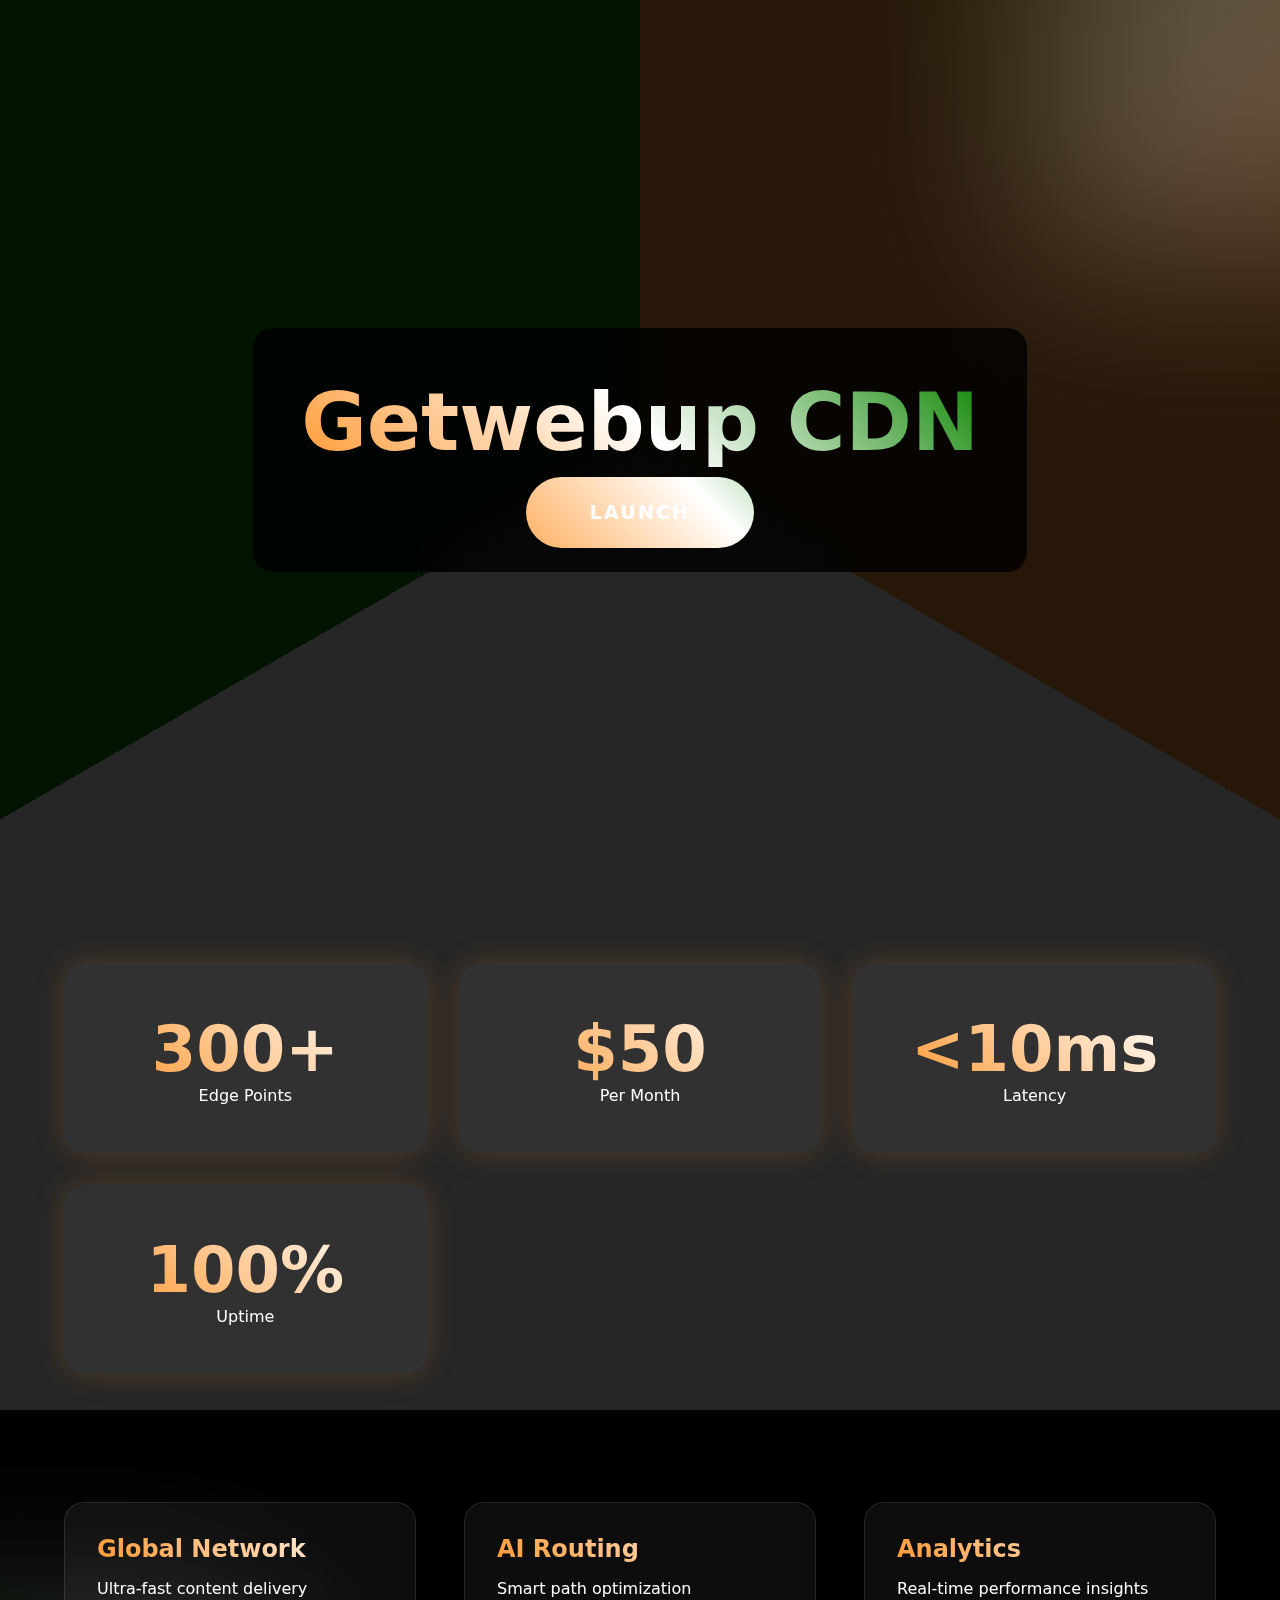
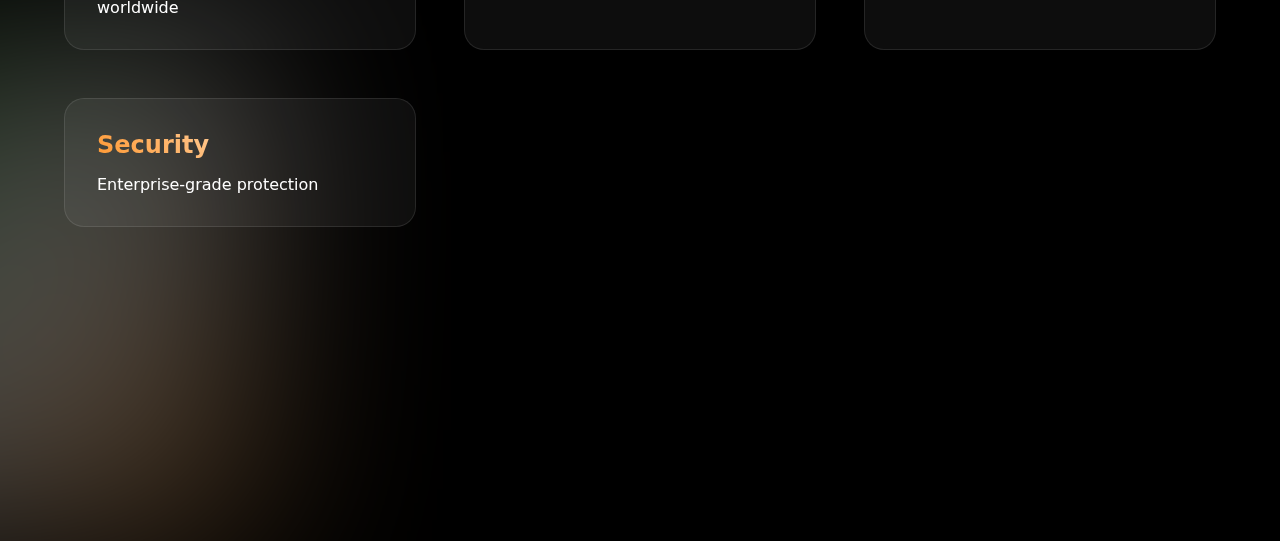
<file: index.html>
<!DOCTYPE html>
<html lang="en">
<head>
    <meta charset="UTF-8">  
    <meta name="viewport" content="width=device-width, initial-scale=1.0">  
    <meta name="description" content="Get the best CDN service in India with Getwebup. Our cloud-powered network delivers lightning-fast content and reliable performance for your website or application.">  
    <link rel="icon" type="image/x-icon" href="/favicon.png">  
    <title>Getwebup - India's Best CDN Provider</title>  
    <meta name="keywords" content="getwebup, CDN, content delivery network, India, fast, reliable, performance, website, application">  
    <meta name="author" content="Getwebup">  
    <meta name="robots" content="index, follow">  
    <meta name="googlebot" content="index, follow">  
    <link rel="canonical" href="https://getwebup.com/">
    <style>
        @keyframes gradient {
            0% { background-position: 0% 50%; }
            50% { background-position: 100% 50%; }
            100% { background-position: 0% 50%; }
        }

        @keyframes rotate {
            from { transform: rotate(0deg); }
            to { transform: rotate(360deg); }
        }

        @keyframes morph {
            0% { border-radius: 60% 40% 30% 70%/60% 30% 70% 40%; }
            50% { border-radius: 30% 60% 70% 40%/50% 60% 30% 60%; }
            100% { border-radius: 60% 40% 30% 70%/60% 30% 70% 40%; }
        }

        :root {
            --saffron: #FF9933;
            --white: #FFFFFF;
            --green: #138808;
        }

        * {
            margin: 0;
            padding: 0;
            box-sizing: border-box;
            font-family: 'Segoe UI', system-ui, sans-serif;
        }

        body {
            background: #000;
            color: white;
            overflow-x: hidden;
            perspective: 1000px;
        }

        .hero {
            min-height: 100vh;
            display: flex;
            align-items: center;
            justify-content: center;
            flex-direction: column;
            position: relative;
        }

        .hero::before {
            content: '';
            position: absolute;
            width: 150vmax;
            height: 150vmax;
            background: conic-gradient(
                from 0deg,
                var(--saffron) 0deg 120deg,
                var(--white) 120deg 240deg,
                var(--green) 240deg 360deg
            );
            animation: rotate 20s linear infinite;
            top: 50%;
            left: 50%;
            transform: translate(-50%, -50%);
            opacity: 0.15;
        }

        .hero-content {
            position: relative;
            z-index: 2;
            text-align: center;
            background: rgba(0,0,0,0.8);
            padding: 3rem;
            border-radius: 20px;
            backdrop-filter: blur(20px);
            transform-style: preserve-3d;
            animation: float 6s ease-in-out infinite;
        }

        .hero h1 {
            font-size: 5rem;
            background: linear-gradient(45deg, var(--saffron), var(--white), var(--green));
            -webkit-background-clip: text;
            background-clip: text;
            color: transparent;
            margin-bottom: 2rem;
            transform: translateZ(50px);
        }

        .blob {
            position: absolute;
            width: 500px;
            height: 500px;
            background: linear-gradient(-45deg, var(--saffron), var(--white), var(--green));
            filter: blur(100px);
            animation: morph 10s linear infinite;
            opacity: 0.3;
            pointer-events: none;
        }

        .blob-1 { top: -250px; right: -250px; }
        .blob-2 { bottom: -250px; left: -250px; }

        .stats {
            display: grid;
            grid-template-columns: repeat(auto-fit, minmax(300px, 1fr));
            gap: 2rem;
            padding: 4rem;
            position: relative;
            transform-style: preserve-3d;
        }

        .stat-card {
            background: rgba(255,255,255,0.05);
            padding: 3rem;
            border-radius: 20px;
            text-align: center;
            position: relative;
            overflow: hidden;
            backdrop-filter: blur(10px);
            transition: transform 0.5s;
            box-shadow: 0 0 30px rgba(255,153,51,0.2);
        }

        .stat-card:hover {
            transform: translateZ(50px) scale(1.1);
            box-shadow: 0 0 50px rgba(255,153,51,0.4);
        }

        .stat-number {
            font-size: 4rem;
            font-weight: bold;
            background: linear-gradient(45deg, var(--saffron), var(--white));
            -webkit-background-clip: text;
            background-clip: text;
            color: transparent;
        }

        .cta {
            padding: 1.5rem 4rem;
            border: none;
            border-radius: 100px;
            background: transparent;
            position: relative;
            color: white;
            font-size: 1.2rem;
            font-weight: bold;
            text-decoration: none;
            text-transform: uppercase;
            letter-spacing: 2px;
            transition: 0.5s;
            z-index: 1;
        }

        .cta::before {
            content: '';
            position: absolute;
            inset: 0;
            background: linear-gradient(45deg, var(--saffron), var(--white), var(--green));
            background-size: 200% 200%;
            animation: gradient 5s linear infinite;
            border-radius: 100px;
            z-index: -1;
            transition: 0.5s;
        }

        .cta:hover::before {
            filter: blur(10px);
            transform: scale(1.2);
        }

        .cta:hover {
            color: white;
            transform: scale(1.1);
            box-shadow: 0 0 50px rgba(255,153,51,0.5);
        }

        .feature-grid {
            display: grid;
            grid-template-columns: repeat(auto-fit, minmax(300px, 1fr));
            gap: 3rem;
            padding: 4rem;
            position: relative;
        }

        .feature {
            background: rgba(255,255,255,0.05);
            padding: 2rem;
            border-radius: 20px;
            backdrop-filter: blur(10px);
            transition: 0.5s;
            border: 1px solid rgba(255,255,255,0.1);
            position: relative;
            overflow: hidden;
        }

        .feature:hover {
            transform: translateY(-20px) scale(1.05);
            background: rgba(255,153,51,0.1);
        }

        .feature h3 {
            font-size: 1.5rem;
            margin-bottom: 1rem;
            background: linear-gradient(45deg, var(--saffron), var(--white));
            -webkit-background-clip: text;
            background-clip: text;
            color: transparent;
        }

        @media (max-width: 768px) {
            .hero h1 {
                font-size: 3rem;
            }
            .stats, .feature-grid {
                padding: 2rem;
                gap: 1rem;
            }
        }
    </style>
</head>
<body>
    <div class="blob blob-1"></div>
    <div class="blob blob-2"></div>
    
    <section class="hero">
        <div class="hero-content">
            <h1>Getwebup CDN</h1>
            <a href="mailto:sales@getwebup.com" class="cta">Launch</a>
        </div>
    </section>

    <section class="stats">
        <div class="stat-card">
            <div class="stat-number">300+</div>
            <div>Edge Points</div>
        </div>
        <div class="stat-card">
            <div class="stat-number">$50</div>
            <div>Per Month</div>
        </div>
        <div class="stat-card">
            <div class="stat-number">&lt;10ms</div>
            <div>Latency</div>
        </div>
        <div class="stat-card">
            <div class="stat-number">100%</div>
            <div>Uptime</div>
        </div>
    </section>

    <section class="feature-grid">
        <div class="feature">
            <h3>Global Network</h3>
            <p>Ultra-fast content delivery worldwide</p>
        </div>
        <div class="feature">
            <h3>AI Routing</h3>
            <p>Smart path optimization</p>
        </div>
        <div class="feature">
            <h3>Analytics</h3>
            <p>Real-time performance insights</p>
        </div>
        <div class="feature">
            <h3>Security</h3>
            <p>Enterprise-grade protection</p>
        </div>
    </section>
</body>
</html>
</file>
